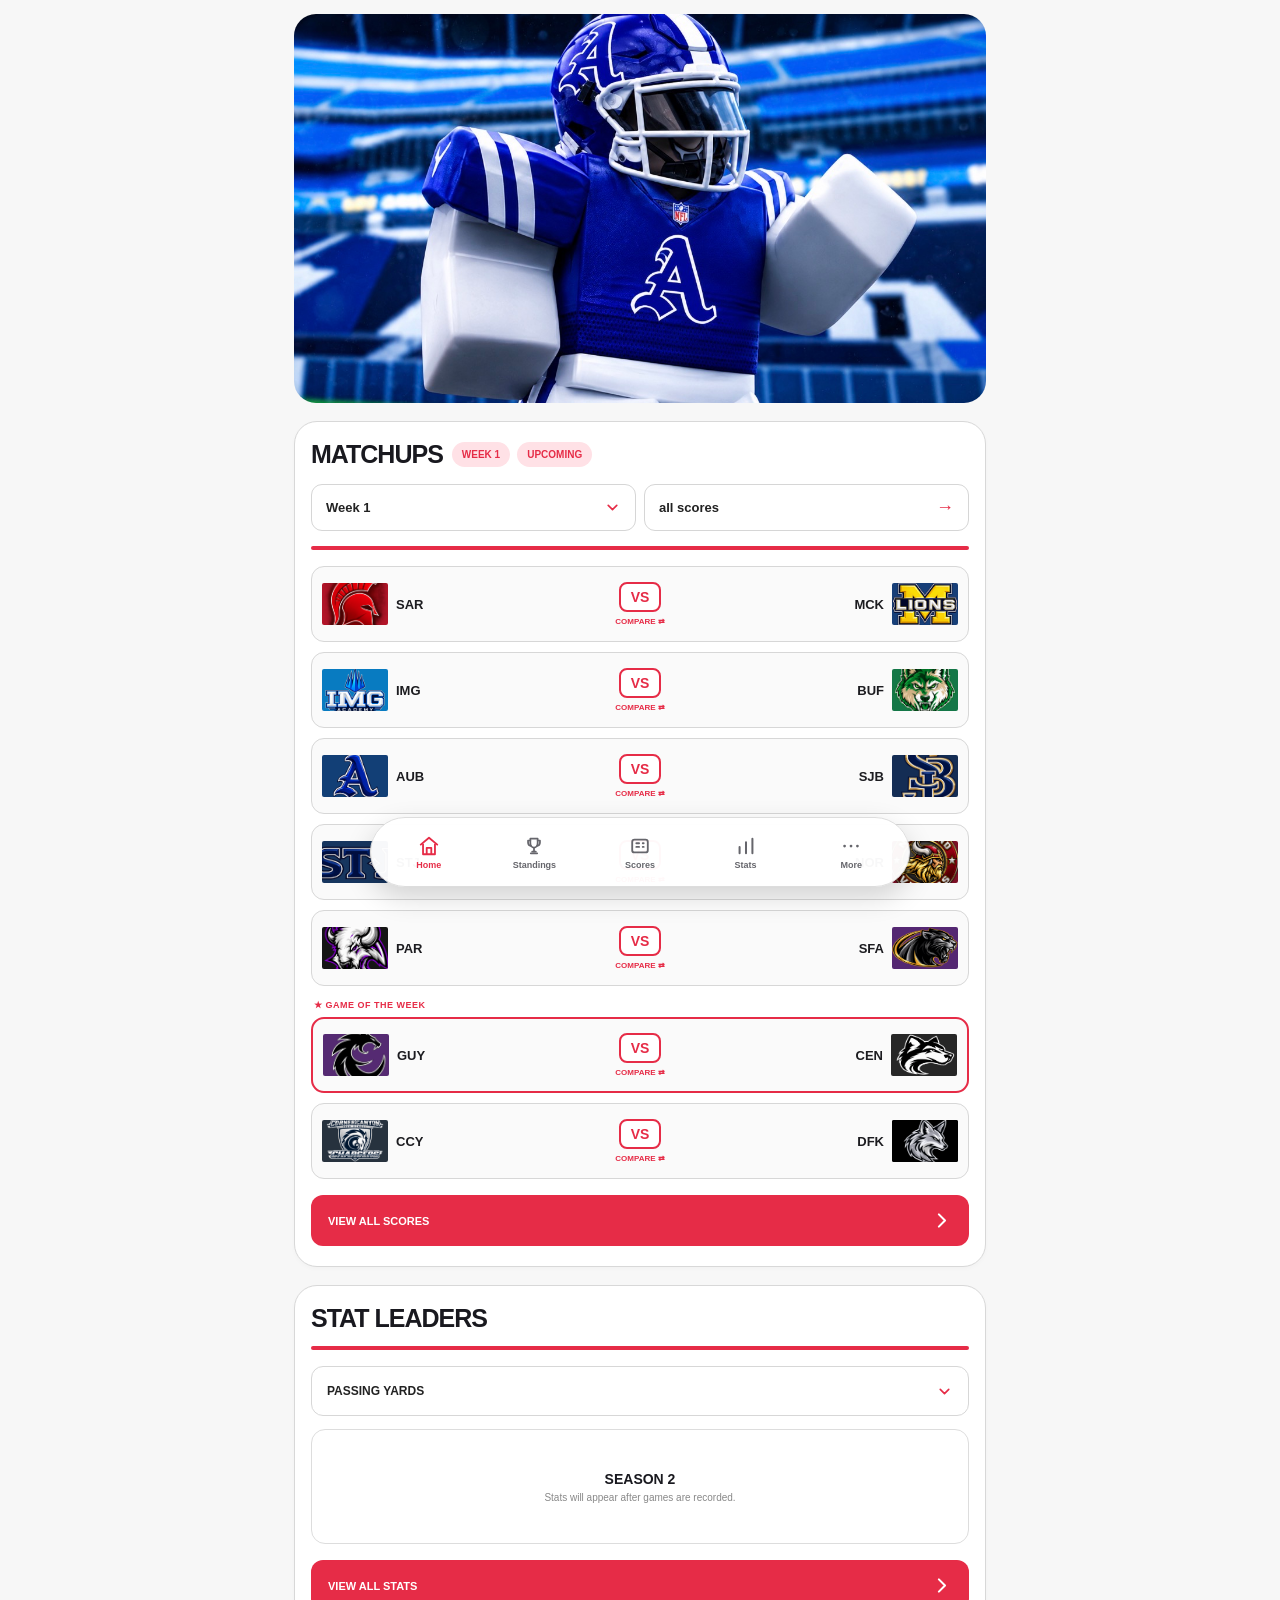
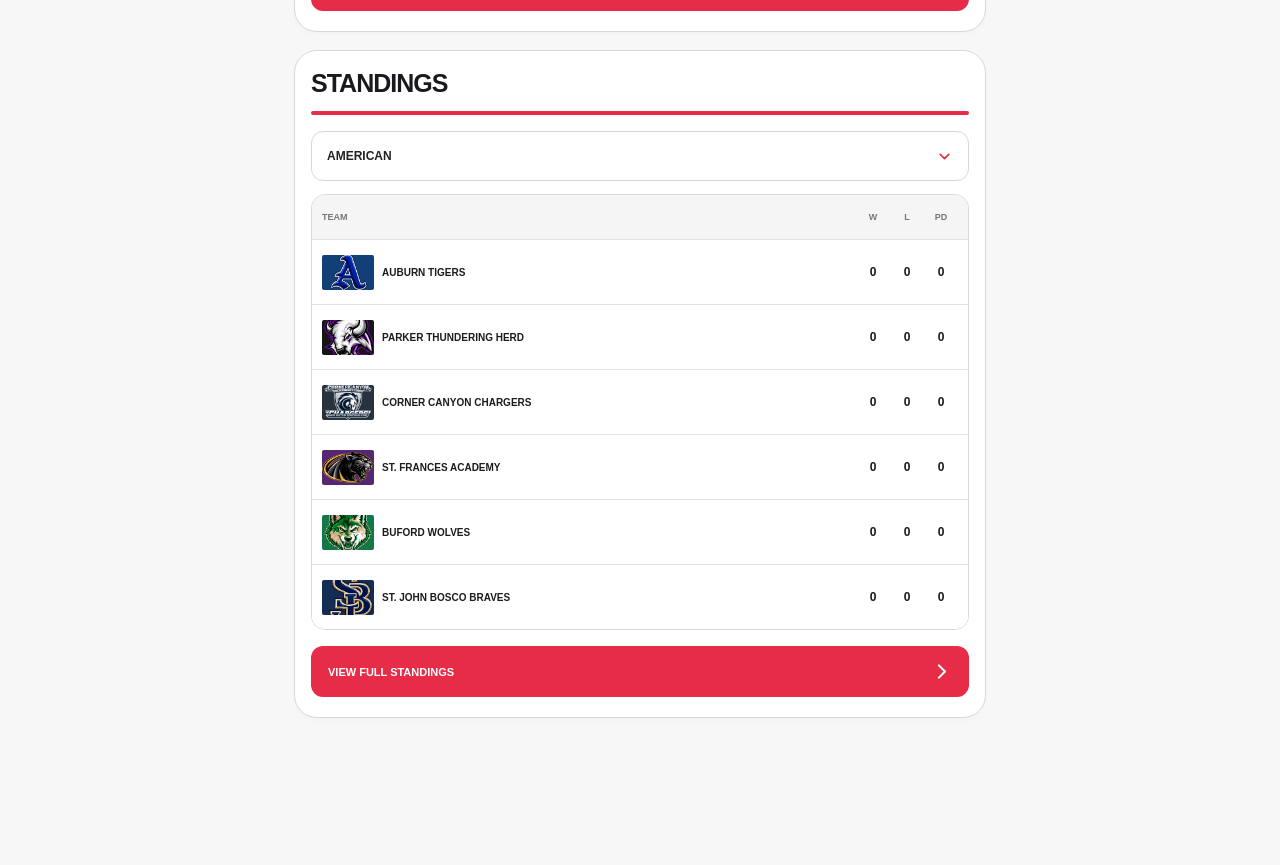
<file: index.html>
<!DOCTYPE html>
<html lang="en">

<head>
  <meta charset="UTF-8">

  <meta
    name="viewport"
    content="width=device-width, initial-scale=1.0"
  >

  <title>HSFL S2</title>

  <link rel="stylesheet" href="style.css">
</head>


<body>

<main class="app">


  <!-- =========================
       HERO
  ========================== -->

  <section class="hero">

    <img
      src="IMG_8099.jpeg"
      alt="HSFL Football"
    >

  </section>



  <!-- =========================
       MATCHUPS
  ========================== -->

  <section class="card">

    <div class="matchups-heading">

      <h1>MATCHUPS</h1>

      <div class="heading-pills">

        <span id="weekPill">
          WEEK 1
        </span>

        <span>
          UPCOMING
        </span>

      </div>

    </div>



    <!-- MATCHUP CONTROLS -->

    <div class="filters">


      <!-- WEEK DROPDOWN -->

      <div class="week-picker">

        <button
          class="filter-button"
          id="weekButton"
          type="button"
        >

          <span id="selectedWeek">
            Week 1
          </span>

          <svg
            viewBox="0 0 24 24"
            class="dropdown-icon"
            aria-hidden="true"
          >
            <path
              d="M6 9l6 6 6-6"
              fill="none"
              stroke="currentColor"
              stroke-width="2.3"
              stroke-linecap="round"
              stroke-linejoin="round"
            />
          </svg>

        </button>


        <div
          class="week-menu"
          id="weekMenu"
        >
        </div>

      </div>



      <!-- ALL SCORES -->

      <a
        href="scores.html"
        class="filter-button all-scores-button"
      >
        <span>
          all scores
        </span>

        <span class="scores-arrow">
          →
        </span>
      </a>

    </div>



    <div class="red-divider"></div>



    <!-- MATCHUPS -->

    <div
      class="games"
      id="gamesContainer"
    ></div>



    <a
      href="scores.html"
      class="red-button"
    >

      <span>
        VIEW ALL SCORES
      </span>

      <svg
        viewBox="0 0 24 24"
        class="button-arrow"
        aria-hidden="true"
      >
        <path
          d="M9 5l7 7-7 7"
          fill="none"
          stroke="currentColor"
          stroke-width="2.4"
          stroke-linecap="round"
          stroke-linejoin="round"
        />
      </svg>

    </a>

  </section>



  <!-- =========================
       STAT LEADERS
  ========================== -->

  <section class="card">

    <h1 class="section-title">
      STAT LEADERS
    </h1>


    <div class="red-divider"></div>


    <button
      class="big-dropdown"
      type="button"
    >

      <span>
        PASSING YARDS
      </span>

      <svg
        viewBox="0 0 24 24"
        class="dropdown-icon"
        aria-hidden="true"
      >
        <path
          d="M6 9l6 6 6-6"
          fill="none"
          stroke="currentColor"
          stroke-width="2.3"
          stroke-linecap="round"
          stroke-linejoin="round"
        />
      </svg>

    </button>


    <div class="empty-area">

      <strong>
        SEASON 2
      </strong>

      <span>
        Stats will appear after games are recorded.
      </span>

    </div>


    <a
      href="stats.html"
      class="red-button"
    >

      <span>
        VIEW ALL STATS
      </span>

      <svg
        viewBox="0 0 24 24"
        class="button-arrow"
        aria-hidden="true"
      >
        <path
          d="M9 5l7 7-7 7"
          fill="none"
          stroke="currentColor"
          stroke-width="2.4"
          stroke-linecap="round"
          stroke-linejoin="round"
        />
      </svg>

    </a>

  </section>



  <!-- =========================
       STANDINGS
  ========================== -->

  <section class="card">

    <h1 class="section-title">
      STANDINGS
    </h1>


    <div class="red-divider"></div>



    <!-- CONFERENCE DROPDOWN -->

    <div class="conference-picker">

      <button
        class="big-dropdown"
        id="conferenceButton"
        type="button"
      >

        <span id="conferenceName">
          AMERICAN
        </span>

        <svg
          viewBox="0 0 24 24"
          class="dropdown-icon"
          aria-hidden="true"
        >
          <path
            d="M6 9l6 6 6-6"
            fill="none"
            stroke="currentColor"
            stroke-width="2.3"
            stroke-linecap="round"
            stroke-linejoin="round"
          />
        </svg>

      </button>


      <div
        class="conference-menu"
        id="conferenceMenu"
      >

        <button
          class="conference-option"
          data-conference="american"
          type="button"
        >
          AMERICAN
        </button>

        <button
          class="conference-option"
          data-conference="national"
          type="button"
        >
          NATIONAL
        </button>

      </div>

    </div>



    <!-- STANDINGS TABLE -->

    <div class="standings-table">


      <div class="standings-header">

        <span>
          TEAM
        </span>

        <span>
          W
        </span>

        <span>
          L
        </span>

        <span>
          PD
        </span>

      </div>


      <div id="standingsBody">
      </div>


    </div>



    <a
      href="standings.html"
      class="red-button"
    >

      <span>
        VIEW FULL STANDINGS
      </span>

      <svg
        viewBox="0 0 24 24"
        class="button-arrow"
        aria-hidden="true"
      >
        <path
          d="M9 5l7 7-7 7"
          fill="none"
          stroke="currentColor"
          stroke-width="2.4"
          stroke-linecap="round"
          stroke-linejoin="round"
        />
      </svg>

    </a>

  </section>


</main>



<!-- =========================
     MATCHUP COMPARISON
========================== -->

<div
  class="comparison-overlay"
  id="comparisonOverlay"
  aria-hidden="true"
>

  <div class="comparison-modal">


    <button
      class="comparison-close"
      id="comparisonClose"
      type="button"
      aria-label="Close matchup comparison"
    >

      <svg
        viewBox="0 0 24 24"
        aria-hidden="true"
      >
        <path
          d="M6 6l12 12M18 6L6 18"
          fill="none"
          stroke="currentColor"
          stroke-width="2.3"
          stroke-linecap="round"
        />
      </svg>

    </button>



    <div class="comparison-title">
      MATCHUP COMPARISON
    </div>


    <div
      class="comparison-content"
      id="comparisonContent"
    >
    </div>


  </div>

</div>



<!-- =========================
     BOTTOM NAV
========================== -->

<nav class="bottom-nav">


  <!-- HOME -->

  <a
    href="index.html"
    class="nav-item active"
    aria-label="Home"
  >

    <svg
      class="nav-svg"
      viewBox="0 0 24 24"
      aria-hidden="true"
    >

      <path
        d="M3 10.5L12 3l9 7.5"
        fill="none"
        stroke="currentColor"
        stroke-width="2"
        stroke-linecap="round"
        stroke-linejoin="round"
      />

      <path
        d="M5.5 9.5V21h13V9.5M9.5 21v-7h5v7"
        fill="none"
        stroke="currentColor"
        stroke-width="2"
        stroke-linejoin="round"
      />

    </svg>

    <span class="nav-label">
      Home
    </span>

  </a>



  <!-- STANDINGS -->

  <a
    href="standings.html"
    class="nav-item"
    aria-label="Standings"
  >

    <svg
      class="nav-svg"
      viewBox="0 0 24 24"
      aria-hidden="true"
    >

      <path
        d="M8 4h8v4.5c0 3-1.7 5.2-4 5.2s-4-2.2-4-5.2V4z"
        fill="none"
        stroke="currentColor"
        stroke-width="1.9"
        stroke-linecap="round"
        stroke-linejoin="round"
      />

      <path
        d="M8 6H5.5v2.2c0 2 1.2 3.4 3.2 3.8"
        fill="none"
        stroke="currentColor"
        stroke-width="1.9"
        stroke-linecap="round"
        stroke-linejoin="round"
      />

      <path
        d="M16 6h2.5v2.2c0 2-1.2 3.4-3.2 3.8"
        fill="none"
        stroke="currentColor"
        stroke-width="1.9"
        stroke-linecap="round"
        stroke-linejoin="round"
      />

      <path
        d="M12 14v4"
        fill="none"
        stroke="currentColor"
        stroke-width="1.9"
        stroke-linecap="round"
      />

      <path
        d="M8.5 20h7M10 18h4"
        fill="none"
        stroke="currentColor"
        stroke-width="1.9"
        stroke-linecap="round"
      />

    </svg>

    <span class="nav-label">
      Standings
    </span>

  </a>



  <!-- SCORES -->

  <a
    href="scores.html"
    class="nav-item"
    aria-label="Scores"
  >

    <svg
      class="nav-svg"
      viewBox="0 0 24 24"
      aria-hidden="true"
    >

      <rect
        x="3.5"
        y="5"
        width="17"
        height="14"
        rx="2.5"
        fill="none"
        stroke="currentColor"
        stroke-width="2"
      />

      <path
        d="M8 9h3M8 13h3M15 9h1M15 13h1"
        fill="none"
        stroke="currentColor"
        stroke-width="2"
        stroke-linecap="round"
      />

    </svg>

    <span class="nav-label">
      Scores
    </span>

  </a>



  <!-- STATS -->

  <a
    href="stats.html"
    class="nav-item"
    aria-label="Stats"
  >

    <svg
      class="nav-svg"
      viewBox="0 0 24 24"
      aria-hidden="true"
    >

      <path
        d="M5 20V13M12 20V8M19 20V4"
        fill="none"
        stroke="currentColor"
        stroke-width="2.2"
        stroke-linecap="round"
      />

    </svg>

    <span class="nav-label">
      Stats
    </span>

  </a>



  <!-- MORE -->

  <a
    href="more.html"
    class="nav-item"
    aria-label="More"
  >

    <svg
      class="nav-svg"
      viewBox="0 0 24 24"
      aria-hidden="true"
    >

      <circle
        cx="5"
        cy="12"
        r="1.5"
        fill="currentColor"
      />

      <circle
        cx="12"
        cy="12"
        r="1.5"
        fill="currentColor"
      />

      <circle
        cx="19"
        cy="12"
        r="1.5"
        fill="currentColor"
      />

    </svg>

    <span class="nav-label">
      More
    </span>

  </a>


</nav>



<script src="script.js"></script>


</body>
</html>
</file>
<file: style.css>
/* =========================================================
   HSFL S2 - COMPLETE SITE CSS
   HOMEPAGE + STANDINGS + PLAYOFF PICTURE
========================================================= */

* {
  box-sizing: border-box;
}

:root {
  --red: #e62c47;
  --dark: #19191f;
  --navy: #2d3b60;
  --gray: #777;
  --border: #d9d9d9;
  --page: #f7f7f7;

  /* PLAYOFF COLORS */
  --top-green: #2fad74;
  --wildcard-gold: #d8a800;
  --hunt-gray: #a8a8a8;
}

html {
  scroll-behavior: smooth;
}

body {
  margin: 0;
  font-family: Arial, Helvetica, sans-serif;
  background: var(--page);
  color: var(--dark);
  padding-bottom: 115px;
}

body.modal-open {
  overflow: hidden;
}

button,
a {
  font-family: inherit;
  -webkit-tap-highlight-color: transparent;
}

button {
  color: inherit;
}

.app {
  width: 100%;
  max-width: 720px;
  margin: 0 auto;
  padding: 14px;
}


/* =========================================================
   HOMEPAGE HERO
========================================================= */

.hero {
  width: 100%;
  aspect-ratio: 16 / 9;
  overflow: hidden;
  border-radius: 22px;
  margin-bottom: 18px;
  background: #ddd;
}

.hero img {
  display: block;
  width: 100%;
  height: 100%;
  object-fit: cover;
}


/* =========================================================
   HOMEPAGE CARDS
========================================================= */

.card {
  width: 100%;
  background: #fff;
  border: 1px solid #d8d8d8;
  border-radius: 23px;
  padding: 20px 16px;
  margin-bottom: 18px;
  box-shadow: 0 2px 5px rgba(0,0,0,.025);
}


/* =========================================================
   HEADINGS
========================================================= */

.matchups-heading {
  display: flex;
  align-items: center;
  flex-wrap: wrap;
  gap: 9px;
}

.matchups-heading h1,
.section-title {
  margin: 0;
  font-size: 25px;
  line-height: 1;
  font-weight: 900;
  letter-spacing: -1px;
}

.heading-pills {
  display: flex;
  gap: 7px;
}

.heading-pills span {
  padding: 7px 10px;
  border-radius: 999px;
  background: #ffe1e6;
  color: var(--red);
  font-size: 10px;
  font-weight: 900;
}


/* =========================================================
   RED DIVIDER
========================================================= */

.red-divider {
  width: 100%;
  height: 4px;
  margin: 15px 0 16px;
  border-radius: 999px;
  background: var(--red);
}


/* =========================================================
   HOMEPAGE FILTERS
========================================================= */

.filters {
  display: grid;
  grid-template-columns: 1fr 1fr;
  gap: 8px;
  margin-top: 17px;
}

.week-picker {
  position: relative;
  min-width: 0;
}

.filter-button {
  width: 100%;
  height: 47px;
  padding: 0 14px;

  display: flex;
  align-items: center;
  justify-content: space-between;

  gap: 10px;

  background: #fff;
  border: 1px solid #d6d6d6;
  border-radius: 11px;

  color: #222;

  font-size: 13px;
  font-weight: 800;

  text-decoration: none;
  cursor: pointer;
}

.dropdown-icon {
  width: 17px;
  height: 17px;
  flex: 0 0 17px;
  color: var(--red);
}

.scores-arrow {
  color: var(--red);
  font-size: 18px;
  font-weight: 900;
}


/* =========================================================
   WEEK MENU
========================================================= */

.week-menu {
  display: none;
  position: absolute;
  top: 53px;
  left: 0;
  width: 100%;
  z-index: 100;

  overflow: hidden;

  background: #fff;
  border: 1px solid #d7d7d7;
  border-radius: 12px;

  box-shadow: 0 8px 22px rgba(0,0,0,.13);
}

.week-menu.show {
  display: block;
}

.week-option {
  width: 100%;
  height: 48px;
  padding: 0 14px;

  border: 0;
  border-bottom: 1px solid #eee;

  background: #fff;

  text-align: left;

  font-size: 12px;
  font-weight: 900;

  cursor: pointer;
}

.week-option:last-child {
  border-bottom: 0;
}

.week-option:active {
  background: #f3f3f3;
}


/* =========================================================
   HOMEPAGE GAMES
========================================================= */

.games {
  display: flex;
  flex-direction: column;
  gap: 10px;
}

.game-row {
  width: 100%;
  height: 76px;

  display: grid;
  grid-template-columns:
    minmax(0,1fr)
    82px
    minmax(0,1fr);

  align-items: center;

  padding: 8px 10px;

  background: #fafafa;

  border: 1px solid #d7d7d7;
  border-radius: 13px;

  overflow: hidden;
}

button.game-row {
  appearance: none;
  -webkit-appearance: none;
  font-family: inherit;
  color: inherit;
  text-align: initial;
}

.clickable-game {
  cursor: pointer;
  transition:
    transform .12s ease,
    background .12s ease;
}

.clickable-game:active {
  transform: scale(.985);
  background: #f1f1f1;
}


/* =========================================================
   MATCHUP TEAMS
========================================================= */

.team {
  min-width: 0;
  display: flex;
  align-items: center;
  gap: 8px;
}

.left-team {
  justify-content: flex-start;
}

.right-team {
  justify-content: flex-end;
}

.team > span {
  min-width: 0;
  color: #1c1c20;
  font-size: 13px;
  font-weight: 900;
  white-space: nowrap;
  overflow: hidden;
  text-overflow: ellipsis;
}


/* =========================================================
   MATCHUP LOGOS
========================================================= */

.team-logo {
  width: 66px;
  height: 42px;

  flex: 0 0 66px;

  display: flex;
  align-items: center;
  justify-content: center;

  overflow: hidden;
  border-radius: 2px;
}

.team-logo img {
  display: block;
  width: 100%;
  height: 100%;
  object-fit: cover;
  object-position: center;
  transform: scale(1.08);
}


/* =========================================================
   TEAM COLORS
========================================================= */

.saraland {
  background: #b41529;
}

.mckinney {
  background: #173f78;
}

.imgacademy {
  background: #087bc1;
}

.buford {
  background: #147747;
}

.auburn {
  background: #123f76;
}

.bosco {
  background: #142d54;
}

.stjames {
  background: #17365f;
}

.norland {
  background: #7c1026;
}

.parker {
  background: #151515;
}

.stfrances {
  background: #542772;
}

.guyer {
  background: #552a72;
}

.centennial {
  background: #262626;
}

.chargers {
  background: #27323e;
}

.silverfoxes {
  background: #000000;
}


/* =========================================================
   VS / COMPARE
========================================================= */

.game-middle {
  min-width: 0;

  display: flex;
  flex-direction: column;

  align-items: center;
  justify-content: center;
}

.vs-box {
  padding: 6px 10px;

  background: #fff;

  border: 2px solid var(--red);
  border-radius: 8px;

  color: var(--red);

  font-size: 14px;
  line-height: 1;
  font-weight: 900;
}

.compare {
  margin-top: 5px;

  color: var(--red);

  font-size: 8px;
  font-weight: 900;

  white-space: nowrap;
}


/* =========================================================
   GAME OF WEEK
========================================================= */

.gotw {
  margin: 4px 0 -3px 3px;

  color: var(--red);

  font-size: 9px;
  font-weight: 900;

  letter-spacing: .5px;
}

.featured {
  border: 2px solid var(--red);
}


/* =========================================================
   RED BUTTON
========================================================= */

.red-button {
  width: 100%;
  min-height: 51px;

  margin-top: 16px;
  padding: 0 17px;

  display: flex;
  align-items: center;
  justify-content: space-between;

  border-radius: 12px;

  background: var(--red);
  color: #fff;

  text-decoration: none;

  font-size: 11px;
  font-weight: 900;
}

.button-arrow {
  width: 21px;
  height: 21px;
}


/* =========================================================
   DROPDOWNS
========================================================= */

.big-dropdown {
  width: 100%;
  height: 50px;

  padding: 0 15px;

  display: flex;
  align-items: center;
  justify-content: space-between;

  border: 1px solid #d7d7d7;
  border-radius: 12px;

  background: #fff;
  color: #222;

  font-size: 12px;
  font-weight: 900;

  cursor: pointer;
}

.conference-picker {
  position: relative;
  width: 100%;
}

.conference-menu {
  display: none;

  position: absolute;
  top: 55px;
  left: 0;

  width: 100%;
  z-index: 100;

  overflow: hidden;

  background: #fff;

  border: 1px solid #d7d7d7;
  border-radius: 12px;

  box-shadow: 0 8px 22px rgba(0,0,0,.13);
}

.conference-menu.show {
  display: block;
}

.conference-option {
  width: 100%;
  height: 50px;

  padding: 0 15px;

  border: 0;
  border-bottom: 1px solid #eee;

  background: #fff;

  color: #222;

  text-align: left;

  font-size: 12px;
  font-weight: 900;

  cursor: pointer;
}

.conference-option:last-child {
  border-bottom: 0;
}


/* =========================================================
   EMPTY AREAS
========================================================= */

.empty-area {
  min-height: 115px;

  margin-top: 13px;
  padding: 15px;

  display: flex;
  flex-direction: column;

  align-items: center;
  justify-content: center;

  text-align: center;

  border: 1px solid #ddd;
  border-radius: 14px;
}

.empty-area strong {
  font-size: 14px;
}

.empty-area span {
  margin-top: 5px;
  color: #888;
  font-size: 10px;
}


/* =========================================================
   HOMEPAGE STANDINGS
========================================================= */

.standings-table {
  margin-top: 13px;

  overflow: hidden;

  border: 1px solid #d9d9d9;
  border-radius: 14px;
}

.standings-header,
.standings-row {
  display: grid;

  grid-template-columns:
    minmax(0,1fr)
    34px
    34px
    34px;

  align-items: center;
}

.standings-header {
  min-height: 44px;

  padding: 0 10px;

  background: #f5f5f5;

  color: #777;

  font-size: 9px;
  font-weight: 900;
}

.standings-header span:not(:first-child) {
  text-align: center;
}

.standings-row {
  min-height: 65px;

  padding: 6px 10px;

  border-top: 1px solid #e3e3e3;

  background: #fff;
}

.standings-row > b {
  text-align: center;
  font-size: 12px;
  font-weight: 900;
}

.standing-team {
  min-width: 0;

  display: flex;
  align-items: center;

  gap: 8px;
}

.standing-team strong {
  min-width: 0;

  color: #1c1c20;

  font-size: 10px;
  font-weight: 900;

  white-space: nowrap;
  overflow: hidden;
  text-overflow: ellipsis;
}

.standing-logo {
  width: 52px;
  height: 35px;

  flex: 0 0 52px;

  display: flex;
  align-items: center;
  justify-content: center;

  overflow: hidden;

  border-radius: 2px;
}

.standing-logo img {
  display: block;

  width: 100%;
  height: 100%;

  object-fit: cover;
  object-position: center;

  transform: scale(1.08);
}


/* =========================================================
   MATCHUP COMPARISON
========================================================= */

.comparison-overlay {
  display: none;

  position: fixed;
  inset: 0;

  z-index: 5000;

  padding: 20px;

  align-items: center;
  justify-content: center;

  background: rgba(10,10,13,.62);

  backdrop-filter: blur(4px);
  -webkit-backdrop-filter: blur(4px);
}

.comparison-overlay.show {
  display: flex;
}

.comparison-modal {
  position: relative;

  width: 100%;
  max-width: 500px;
  max-height: 88vh;

  overflow-y: auto;

  padding: 22px 16px 18px;

  background: #fff;

  border-radius: 22px;

  box-shadow: 0 20px 60px rgba(0,0,0,.25);
}

.comparison-close {
  position: absolute;

  top: 13px;
  right: 13px;

  width: 35px;
  height: 35px;

  padding: 7px;

  display: flex;
  align-items: center;
  justify-content: center;

  border: 1px solid #ddd;
  border-radius: 50%;

  background: #fff;

  cursor: pointer;
}

.comparison-close svg {
  width: 100%;
  height: 100%;
}

.comparison-title {
  padding-right: 45px;
  margin-bottom: 22px;

  font-size: 19px;
  font-weight: 900;

  letter-spacing: -.5px;
}

.comparison-teams {
  display: grid;

  grid-template-columns:
    minmax(0,1fr)
    42px
    minmax(0,1fr);

  gap: 7px;

  align-items: center;
}

.comparison-team {
  min-width: 0;

  display: flex;
  flex-direction: column;

  align-items: center;

  text-align: center;
}

.comparison-logo {
  width: 100%;
  max-width: 105px;
  height: 65px;

  display: flex;
  align-items: center;
  justify-content: center;

  overflow: hidden;

  border-radius: 5px;

  margin-bottom: 9px;
}

.comparison-logo img {
  width: 100%;
  height: 100%;

  object-fit: cover;

  transform: scale(1.08);
}

.comparison-team strong {
  min-height: 28px;

  display: flex;
  align-items: center;

  font-size: 10px;
  font-weight: 900;
}

.comparison-team > span {
  margin-top: 5px;

  color: #777;

  font-size: 12px;
  font-weight: 900;
}

.comparison-vs {
  color: var(--red);

  text-align: center;

  font-size: 14px;
  font-weight: 900;
}

.comparison-stats {
  margin-top: 20px;

  overflow: hidden;

  border: 1px solid #ddd;
  border-radius: 13px;
}

.comparison-stat-row {
  min-height: 50px;

  display: grid;

  grid-template-columns:
    1fr
    1.4fr
    1fr;

  align-items: center;

  padding: 0 12px;

  border-bottom: 1px solid #eee;
}

.comparison-stat-row:last-child {
  border-bottom: 0;
}

.comparison-stat-row span {
  text-align: center;

  font-size: 13px;
  font-weight: 900;
}

.comparison-stat-row strong {
  text-align: center;

  color: #777;

  font-size: 9px;
  font-weight: 900;
}

.prediction-box {
  margin-top: 14px;
  padding: 17px 14px;

  border-radius: 14px;

  background: #fff1f3;

  text-align: center;
}

.prediction-label {
  display: block;

  margin-bottom: 8px;

  color: var(--red);

  font-size: 9px;
  font-weight: 900;

  letter-spacing: .7px;
}

.prediction-box strong {
  display: block;

  font-size: 17px;
  font-weight: 900;
}

.prediction-box p {
  margin: 7px 0 0;

  color: #68686d;

  font-size: 11px;
  font-weight: 700;

  line-height: 1.4;
}


/* =========================================================
   FULL STANDINGS PAGE
========================================================= */

.standings-page {
  padding-top: 18px;
}

.standings-page-title {
  margin: 0 4px 16px;

  font-size: 32px;
  line-height: 1;

  font-weight: 900;

  letter-spacing: -1.5px;
}


/* =========================================================
   STANDINGS / PLAYOFF PICTURE TABS
========================================================= */

.standings-top-tabs {
  width: 100%;

  display: grid;
  grid-template-columns: 1fr 1fr;

  gap: 5px;

  padding: 6px;

  margin-bottom: 28px;

  background: #fff;

  border: 1px solid #d8d8d8;
  border-radius: 999px;
}

.standings-top-tab {
  min-height: 54px;

  padding: 0 14px;

  border: 0;
  border-radius: 999px;

  background: transparent;

  color: #777;

  font-size: 14px;
  font-weight: 900;

  cursor: pointer;
}

.standings-top-tab.active {
  background: var(--red);
  color: #fff;
}


/* =========================================================
   BOTH / AMERICAN / NATIONAL
========================================================= */

.conference-tabs {
  display: flex;

  gap: 10px;

  margin-bottom: 25px;
}

.conference-tab {
  min-width: 90px;
  height: 54px;

  padding: 0 18px;

  border: 1.5px solid #d7d7d7;
  border-radius: 999px;

  background: #fff;

  color: #303036;

  font-size: 14px;
  font-weight: 900;

  cursor: pointer;
}

.conference-tab.active {
  border-color: #202127;

  background: #202127;

  color: #fff;
}


/* =========================================================
   FULL CONFERENCE CARD
========================================================= */

.full-conference-card {
  width: 100%;

  margin-bottom: 24px;

  overflow: hidden;

  background: #fff;

  border: 1px solid #d6d6d6;
  border-radius: 22px;

  box-shadow: 0 2px 5px rgba(0,0,0,.03);
}

.full-conference-card[hidden] {
  display: none;
}


/* =========================================================
   CONFERENCE TITLE
========================================================= */

.conference-card-title {
  min-height: 84px;

  padding: 0 27px;

  display: flex;
  align-items: center;

  gap: 15px;

  background: var(--navy);

  color: #fff;
}

.conference-card-title strong {
  font-size: 19px;
  font-weight: 900;
}

.conference-card-title span {
  color: #f1f2f6;

  font-size: 16px;
  font-weight: 500;

  letter-spacing: .6px;
}


/* =========================================================
   TABLE HEADER
========================================================= */

.full-standing-header {
  min-height: 65px;

  display: grid;

  grid-template-columns:
    56px
    minmax(0,1fr)
    48px
    48px
    55px;

  align-items: center;

  padding: 0 14px;

  background: #fff;

  border-bottom: 1px solid #d8d8d8;

  color: #bcbcc0;

  font-size: 12px;
  font-weight: 900;
}

.full-standing-header span:first-child {
  text-align: center;
}

.full-standing-header span:nth-child(n+3) {
  text-align: center;
}


/* =========================================================
   PLAYOFF ZONE LABELS
   BIGGER / BOLDER LIKE AFL
========================================================= */

.standings-zone {
  min-height: 42px;

  display: flex;
  align-items: center;

  padding: 0 20px;

  color: #fff;

  font-family:
    "Arial Rounded MT Bold",
    Arial,
    Helvetica,
    sans-serif;

  font-size: 13px;
  font-weight: 900;

  letter-spacing: 1.1px;

  text-transform: uppercase;

  border-top: 1px solid rgba(0,0,0,.04);
  border-bottom: 1px solid rgba(0,0,0,.06);
}


/* TOP 2 */

.standings-zone.top-zone {
  background: var(--top-green);
}


/* WILD CARD */

.standings-zone.wildcard-zone {
  background: var(--wildcard-gold);
}


/* IN THE HUNT */

.standings-zone.hunt-zone {
  background: var(--hunt-gray);
}


/* =========================================================
   STANDINGS ROWS
========================================================= */

.full-standing-row {
  min-height: 74px;

  display: grid;

  grid-template-columns:
    56px
    minmax(0,1fr)
    48px
    48px
    55px;

  align-items: center;

  padding: 0 14px;

  background: #fff;

  border-bottom: 1px solid #dedede;
}

.full-standing-row:last-child {
  border-bottom: 0;
}

.full-standing-row > b {
  text-align: center;

  font-size: 15px;
  font-weight: 900;
}


/* =========================================================
   RANK CIRCLES
========================================================= */

.standing-rank {
  width: 42px;
  height: 42px;

  margin: 0 auto;

  display: flex;
  align-items: center;
  justify-content: center;

  border-radius: 50%;

  color: #fff;

  font-size: 15px;
  font-weight: 900;
}


/* TOP 2 RANK */

.standing-rank.rank-top {
  background: var(--top-green);
}


/* WILD CARD RANK */

.standing-rank.rank-wildcard {
  background: var(--wildcard-gold);
}


/* IN THE HUNT RANK */

.standing-rank.rank-hunt {
  background: var(--hunt-gray);
}


/* =========================================================
   FULL TEAM
========================================================= */

.full-standing-team {
  min-width: 0;

  display: flex;
  align-items: center;

  gap: 12px;
}

.full-standing-team strong {
  min-width: 0;

  color: #202127;

  font-size: 14px;
  font-weight: 900;

  white-space: nowrap;
  overflow: hidden;
  text-overflow: ellipsis;
}


/* =========================================================
   FULL TEAM LOGOS
========================================================= */

.full-standing-logo {
  width: 68px;
  height: 43px;

  flex: 0 0 68px;

  display: flex;
  align-items: center;
  justify-content: center;

  overflow: hidden;

  border-radius: 1px;
}

.full-standing-logo img {
  display: block;

  width: 100%;
  height: 100%;

  object-fit: cover;
  object-position: center;

  transform: scale(1.08);
}


/* =========================================================
   PLAYOFF PICTURE
========================================================= */

.playoff-section[hidden] {
  display: none;
}

.playoff-heading {
  margin-bottom: 22px;
}

.playoff-small-title {
  color: var(--red);

  font-size: 10px;
  font-weight: 900;

  letter-spacing: 1px;
}

.playoff-heading h1 {
  margin: 6px 0;

  font-size: 30px;
  line-height: 1;

  font-weight: 900;

  letter-spacing: -1px;
}

.playoff-heading p {
  margin: 9px 0 0;

  color: #777;

  font-size: 12px;
  line-height: 1.5;
}


/* =========================================================
   BOTTOM NAV
========================================================= */

.bottom-nav {
  position: fixed;

  left: 50%;

  bottom:
    calc(
      13px +
      env(safe-area-inset-bottom)
    );

  transform: translateX(-50%);

  width: calc(100% - 30px);
  max-width: 540px;

  height: 70px;

  z-index: 1000;

  display: grid;
  grid-template-columns: repeat(5,1fr);

  padding: 5px;

  background: rgba(255,255,255,.97);

  border: 1px solid #ddd;
  border-radius: 999px;

  box-shadow: 0 10px 28px rgba(0,0,0,.16);
}

.nav-item {
  min-width: 0;

  border: 0;

  background: transparent;

  color: #66666c;

  text-decoration: none;

  display: flex;
  flex-direction: column;

  align-items: center;
  justify-content: center;

  gap: 4px;

  cursor: pointer;
}

.nav-svg {
  width: 22px;
  height: 22px;
}

.nav-label {
  font-size: 9px;
  line-height: 1;

  font-weight: 800;
}

.nav-item.active {
  color: var(--red);
}


/* =========================================================
   PHONE
========================================================= */

@media (max-width: 600px) {

  .standings-page {
    padding-left: 10px;
    padding-right: 10px;
  }

  .standings-page-title {
    margin-top: 5px;
    font-size: 30px;
  }

  .conference-tabs {
    gap: 8px;
  }

  .conference-tab {
    min-width: 0;
    flex: 1;

    height: 51px;

    padding: 0 10px;

    font-size: 12px;
  }

  .conference-card-title {
    min-height: 72px;

    padding: 0 18px;

    gap: 11px;
  }

  .conference-card-title strong {
    font-size: 16px;
  }

  .conference-card-title span {
    font-size: 13px;
  }

  .full-standing-header,
  .full-standing-row {
    grid-template-columns:
      45px
      minmax(0,1fr)
      34px
      34px
      42px;

    padding-left: 8px;
    padding-right: 8px;
  }

  .full-standing-header {
    min-height: 57px;
  }

  .full-standing-row {
    min-height: 68px;
  }

  .standing-rank {
    width: 36px;
    height: 36px;

    font-size: 13px;
  }

  .full-standing-team {
    gap: 8px;
  }

  .full-standing-logo {
    width: 55px;
    height: 36px;

    flex-basis: 55px;
  }

  .full-standing-team strong {
    font-size: 11px;
  }

  .full-standing-row > b {
    font-size: 13px;
  }

  .full-standing-header {
    font-size: 10px;
  }

  .standings-zone {
    min-height: 40px;

    padding: 0 16px;

    font-size: 12px;
    font-weight: 900;

    letter-spacing: 1px;
  }
}


/* =========================================================
   EXTRA SMALL PHONES
========================================================= */

@media (max-width: 390px) {

  .app {
    padding: 10px;
  }

  .card {
    padding: 18px 12px;
  }

  .game-row {
    height: 72px;

    grid-template-columns:
      minmax(0,1fr)
      76px
      minmax(0,1fr);

    padding: 7px 8px;
  }

  .team {
    gap: 6px;
  }

  .team-logo {
    width: 57px;
    height: 38px;

    flex-basis: 57px;
  }

  .team > span {
    font-size: 11px;
  }

  .vs-box {
    padding: 6px 9px;
    font-size: 13px;
  }

  .compare {
    font-size: 7px;
  }

  .standing-logo {
    width: 48px;
    height: 33px;

    flex-basis: 48px;
  }

  .comparison-overlay {
    padding: 12px;
  }

  .comparison-modal {
    padding: 20px 13px 16px;
  }

  .comparison-logo {
    height: 58px;
  }

  .bottom-nav {
    width: calc(100% - 20px);
  }

  .standings-top-tab {
    min-height: 50px;
    font-size: 12px;
  }

  .conference-card-title {
    padding: 0 14px;
  }

  .conference-card-title strong {
    font-size: 15px;
  }

  .conference-card-title span {
    font-size: 11px;
  }

  .full-standing-header,
  .full-standing-row {
    grid-template-columns:
      39px
      minmax(0,1fr)
      30px
      30px
      37px;

    padding-left: 6px;
    padding-right: 6px;
  }

  .standing-rank {
    width: 32px;
    height: 32px;
  }

  .full-standing-logo {
    width: 48px;
    height: 32px;

    flex-basis: 48px;
  }

  .full-standing-team {
    gap: 6px;
  }

  .full-standing-team strong {
    font-size: 10px;
  }

  .full-standing-row > b {
    font-size: 12px;
  }

  .standings-zone {
    min-height: 38px;

    padding: 0 14px;

    font-size: 11px;
    font-weight: 900;

    letter-spacing: .9px;
  }
}
</file>
